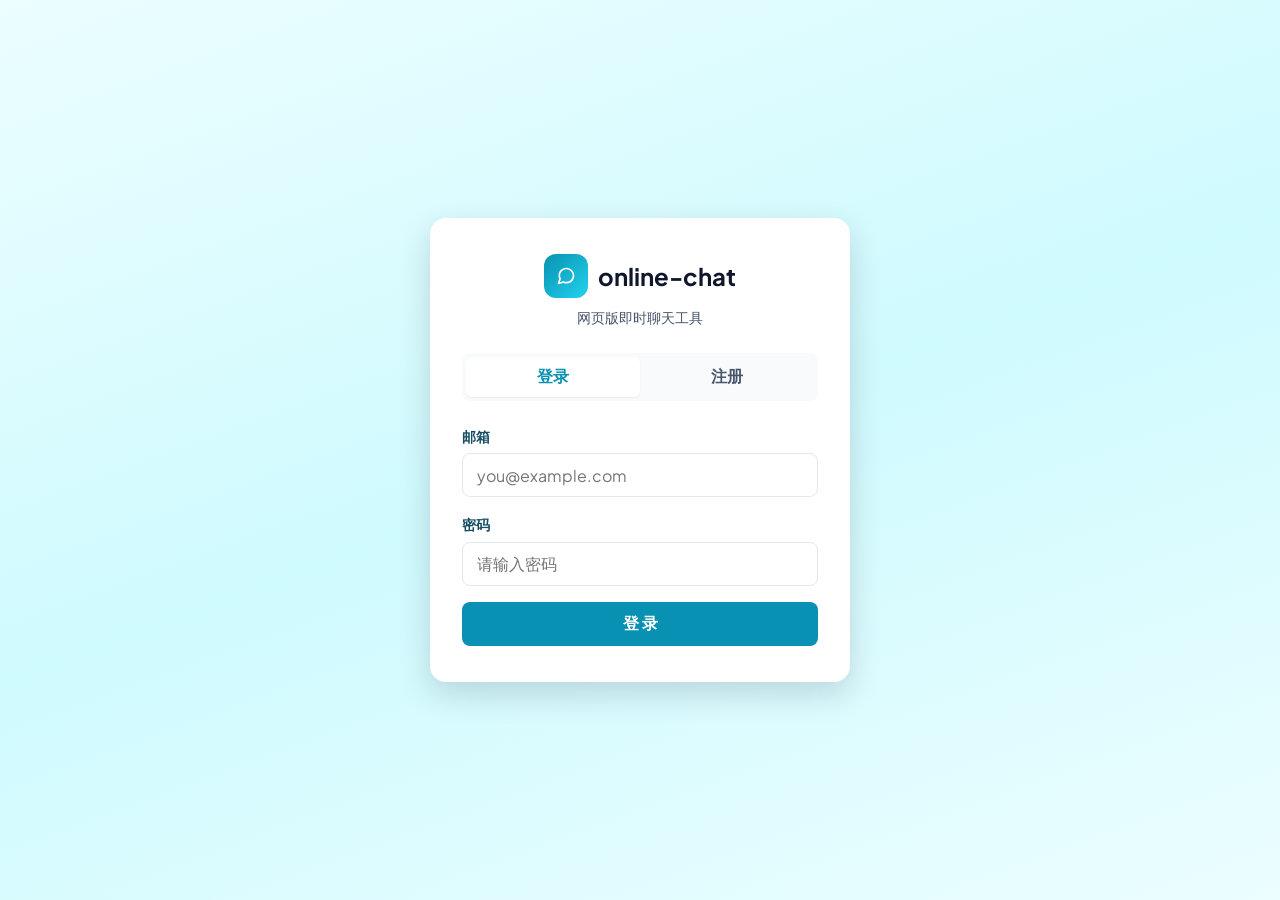
<file: frontend/index.html>
<!DOCTYPE html>
<html lang="zh-CN">
<head>
  <meta charset="UTF-8">
  <meta name="viewport" content="width=device-width, initial-scale=1">
  <title>登录 / 注册 — online-chat</title>
  <link rel="stylesheet" href="css/style.css">
</head>
<body class="auth-page">

  <main class="auth-card">
    <div class="auth-brand">
      <span class="brand-mark" aria-hidden="true">
        <svg class="icon" viewBox="0 0 24 24" fill="none" stroke="currentColor" stroke-width="2" stroke-linecap="round" stroke-linejoin="round">
          <path d="M21 11.5a8.38 8.38 0 0 1-.9 3.8 8.5 8.5 0 0 1-7.6 4.7 8.38 8.38 0 0 1-3.8-.9L3 21l1.9-5.7a8.38 8.38 0 0 1-.9-3.8 8.5 8.5 0 0 1 4.7-7.6 8.38 8.38 0 0 1 3.8-.9h.5a8.48 8.48 0 0 1 8 8v.5z"/>
        </svg>
      </span>
      <h1>online-chat</h1>
    </div>
    <p class="auth-sub">网页版即时聊天工具</p>

    <div class="auth-tabs" role="tablist">
      <button class="auth-tab active" id="tab-login" role="tab" aria-selected="true" aria-controls="form-login">登录</button>
      <button class="auth-tab" id="tab-register" role="tab" aria-selected="false" aria-controls="form-register">注册</button>
    </div>

    <!-- 登录表单 -->
    <form class="auth-form active" id="form-login" novalidate>
      <div class="field">
        <label for="login-email">邮箱</label>
        <input type="email" id="login-email" autocomplete="email" placeholder="you@example.com" required>
      </div>
      <div class="field">
        <label for="login-password">密码</label>
        <input type="password" id="login-password" autocomplete="current-password" placeholder="请输入密码" required>
      </div>
      <p class="error-text" id="login-error" role="alert"></p>
      <button type="submit" class="btn btn-primary btn-block" id="login-submit">登 录</button>
    </form>

    <!-- 注册表单 -->
    <form class="auth-form" id="form-register" novalidate>
      <div class="field">
        <label for="reg-email">邮箱</label>
        <input type="email" id="reg-email" autocomplete="email" placeholder="you@example.com" required>
      </div>
      <div class="field">
        <label for="reg-code">邮箱验证码</label>
        <div class="field-row">
          <input type="text" id="reg-code" inputmode="numeric" maxlength="6" autocomplete="one-time-code" placeholder="6 位验证码" required>
          <button type="button" class="btn btn-ghost" id="send-code-btn">发送验证码</button>
        </div>
      </div>
      <div class="field">
        <label for="reg-password">密码</label>
        <input type="password" id="reg-password" autocomplete="new-password" placeholder="至少 6 位" minlength="6" required>
      </div>
      <div class="field">
        <label for="reg-nickname">昵称（选填）</label>
        <input type="text" id="reg-nickname" autocomplete="nickname" maxlength="64" placeholder="默认取邮箱前缀">
      </div>
      <p class="error-text" id="reg-error" role="alert"></p>
      <button type="submit" class="btn btn-cta btn-block" id="reg-submit">注 册</button>
    </form>
  </main>

  <script src="js/api.js"></script>
  <script src="js/ui.js"></script>
  <script src="js/auth.js"></script>
</body>
</html>
</file>
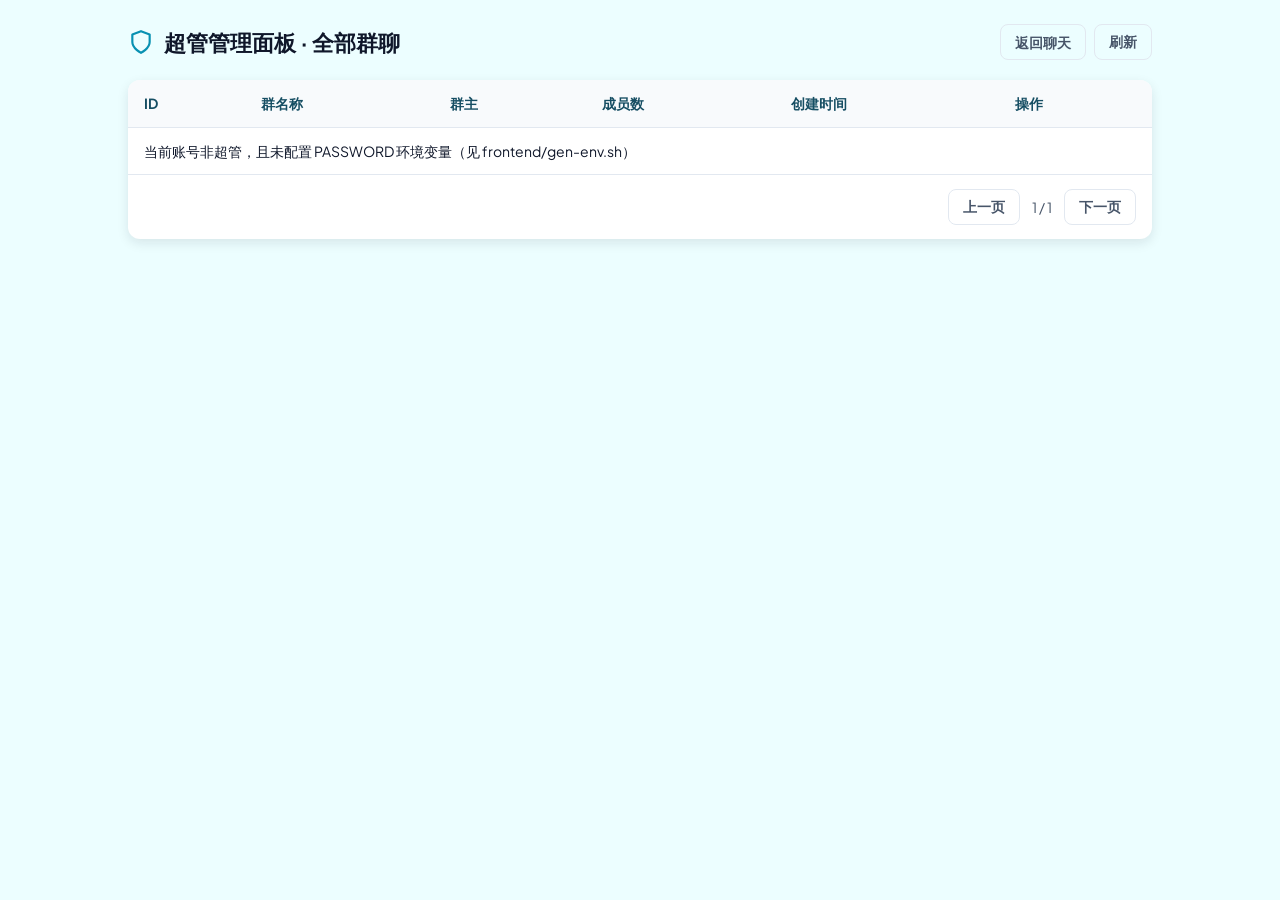
<file: frontend/admin.html>
<!DOCTYPE html>
<html lang="zh-CN">
<head>
  <meta charset="UTF-8">
  <meta name="viewport" content="width=device-width, initial-scale=1">
  <title>管理面板 — online-chat</title>
  <link rel="stylesheet" href="css/style.css">
</head>
<body class="admin-page">

  <div class="admin-container">
    <header class="admin-header">
      <h1>
        <svg class="icon" viewBox="0 0 24 24" fill="none" stroke="currentColor" stroke-width="2" stroke-linecap="round" stroke-linejoin="round" aria-hidden="true" style="width:26px;height:26px;color:var(--primary);">
          <path d="M12 22s8-4 8-10V5l-8-3-8 3v7c0 6 8 10 8 10"/>
        </svg>
        超管管理面板 · 全部群聊
      </h1>
      <div style="display:flex;gap:8px;">
        <a href="chat.html" class="btn btn-ghost btn-sm" style="text-decoration:none;">返回聊天</a>
        <button class="btn btn-ghost btn-sm" id="btn-refresh">刷新</button>
      </div>
    </header>

    <div class="admin-card">
      <div class="table-wrap">
        <table class="admin-table" aria-label="全部群聊列表">
          <thead>
            <tr>
              <th>ID</th>
              <th>群名称</th>
              <th>群主</th>
              <th>成员数</th>
              <th>创建时间</th>
              <th>操作</th>
            </tr>
          </thead>
          <tbody id="group-table-body">
            <tr><td colspan="6" class="empty-state">加载中…</td></tr>
          </tbody>
        </table>
      </div>
      <footer class="admin-footer">
        <span class="pager-info" id="total-info"></span>
        <div class="pager" style="margin-top:0;">
          <button class="btn btn-ghost btn-sm" id="btn-prev">上一页</button>
          <span class="pager-info" id="page-info">1 / 1</span>
          <button class="btn btn-ghost btn-sm" id="btn-next">下一页</button>
        </div>
      </footer>
    </div>
  </div>

  <script src="js/env.js"></script>
  <script src="js/api.js"></script>
  <script src="js/ui.js"></script>
  <script src="js/admin.js"></script>
</body>
</html>
</file>
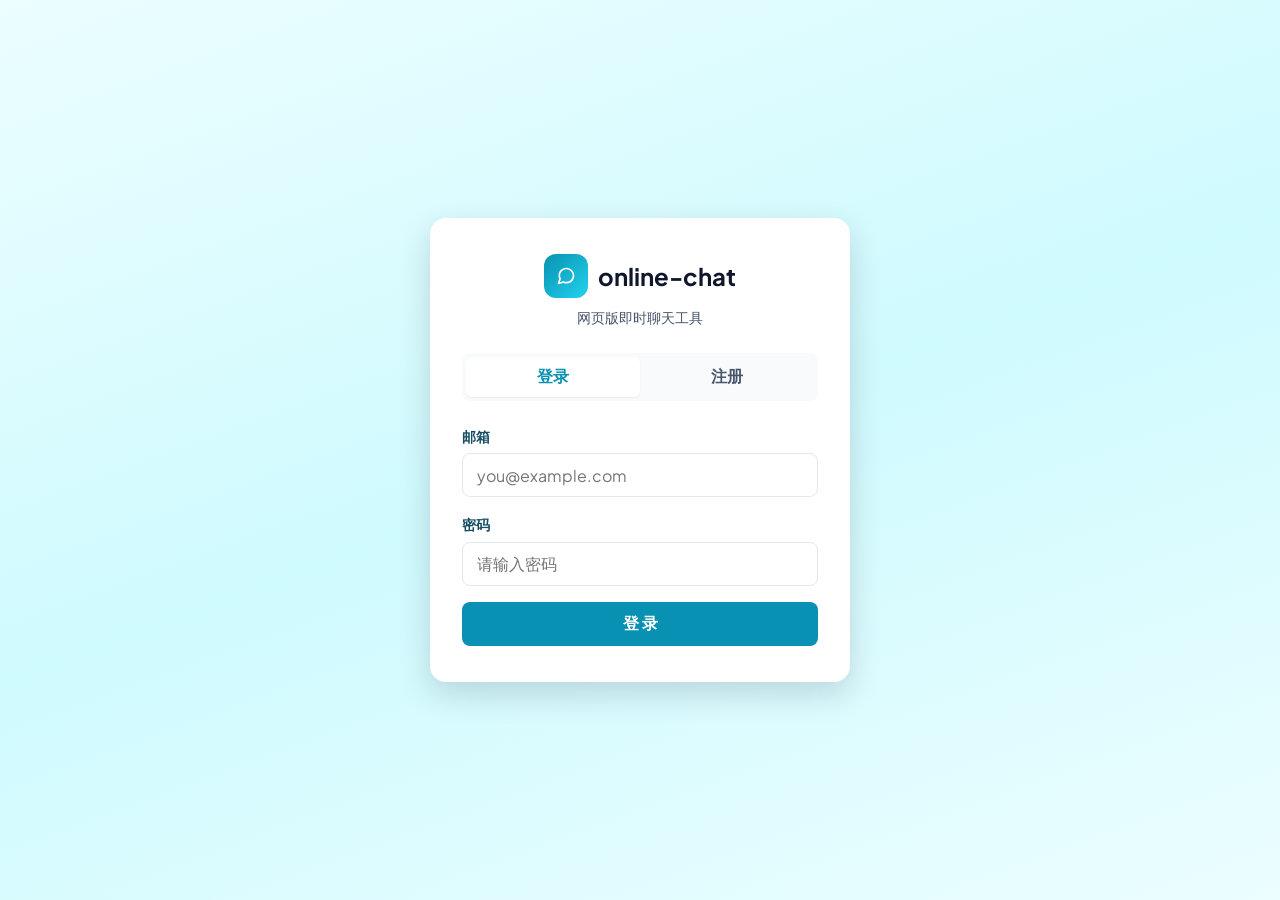
<file: frontend/chat.html>
<!DOCTYPE html>
<html lang="zh-CN">
<head>
  <meta charset="UTF-8">
  <meta name="viewport" content="width=device-width, initial-scale=1">
  <title>online-chat</title>
  <link rel="stylesheet" href="css/style.css">
</head>
<body>

  <div class="chat-app">
    <!-- 侧栏 -->
    <aside class="sidebar">
      <header class="sidebar-header">
        <span class="avatar" id="me-avatar">?</span>
        <div class="me-info">
          <div class="me-name" id="me-name">…</div>
          <div class="me-email" id="me-email"></div>
        </div>
        <button class="icon-btn" id="btn-search" aria-label="搜索用户或群" title="搜索 / 添加">
          <svg class="icon" viewBox="0 0 24 24" fill="none" stroke="currentColor" stroke-width="2" stroke-linecap="round" stroke-linejoin="round">
            <circle cx="11" cy="11" r="8"/><path d="m21 21-4.3-4.3"/>
          </svg>
        </button>
        <button class="icon-btn" id="btn-notify" aria-label="申请通知" title="申请通知">
          <svg class="icon" viewBox="0 0 24 24" fill="none" stroke="currentColor" stroke-width="2" stroke-linecap="round" stroke-linejoin="round">
            <path d="M6 8a6 6 0 0 1 12 0c0 7 3 9 3 9H3s3-2 3-9"/><path d="M10.3 21a1.94 1.94 0 0 0 3.4 0"/>
          </svg>
          <span class="badge" id="notify-badge" data-count="0"></span>
        </button>
        <button class="icon-btn" id="btn-logout" aria-label="退出登录" title="退出登录">
          <svg class="icon" viewBox="0 0 24 24" fill="none" stroke="currentColor" stroke-width="2" stroke-linecap="round" stroke-linejoin="round">
            <path d="M9 21H5a2 2 0 0 1-2-2V5a2 2 0 0 1 2-2h4"/><polyline points="16 17 21 12 16 7"/><line x1="21" y1="12" x2="9" y2="12"/>
          </svg>
        </button>
      </header>

      <div class="conn-banner" id="conn-banner">连接已断开，正在重连…</div>

      <nav class="sidebar-tabs" role="tablist">
        <button class="sidebar-tab active" id="tab-friends" role="tab" aria-selected="true">好友</button>
        <button class="sidebar-tab" id="tab-groups" role="tab" aria-selected="false">群聊</button>
      </nav>

      <div class="list-scroll" id="friend-list" role="list"></div>
      <div class="list-scroll" id="group-list" role="list" hidden></div>
    </aside>

    <!-- 会话区 -->
    <main class="chat-main" id="chat-main">
      <div class="chat-welcome" id="chat-welcome">
        <svg viewBox="0 0 24 24" fill="none" stroke="currentColor" stroke-width="1.5" stroke-linecap="round" stroke-linejoin="round" aria-hidden="true">
          <path d="M21 11.5a8.38 8.38 0 0 1-.9 3.8 8.5 8.5 0 0 1-7.6 4.7 8.38 8.38 0 0 1-3.8-.9L3 21l1.9-5.7a8.38 8.38 0 0 1-.9-3.8 8.5 8.5 0 0 1 4.7-7.6 8.38 8.38 0 0 1 3.8-.9h.5a8.48 8.48 0 0 1 8 8v.5z"/>
        </svg>
        <p>选择一个好友或群聊，开始对话</p>
      </div>

      <div id="chat-pane" hidden style="display:flex;flex-direction:column;flex:1;min-height:0;">
        <header class="chat-header">
          <button class="icon-btn back-btn" id="btn-back" aria-label="返回列表">
            <svg class="icon" viewBox="0 0 24 24" fill="none" stroke="currentColor" stroke-width="2" stroke-linecap="round" stroke-linejoin="round">
              <path d="m15 18-6-6 6-6"/>
            </svg>
          </button>
          <div class="chat-title">
            <h2 id="chat-title-name"></h2>
            <span class="chat-status" id="chat-title-status"></span>
          </div>
          <button class="icon-btn" id="btn-conv-action" aria-label="会话操作" title="会话操作">
            <svg class="icon" viewBox="0 0 24 24" fill="none" stroke="currentColor" stroke-width="2" stroke-linecap="round" stroke-linejoin="round">
              <circle cx="12" cy="12" r="1"/><circle cx="19" cy="12" r="1"/><circle cx="5" cy="12" r="1"/>
            </svg>
          </button>
        </header>

        <div class="msg-scroll" id="msg-scroll">
          <div class="msg-loading" id="msg-loading" hidden>加载中…</div>
          <div id="msg-list"></div>
        </div>

        <footer class="chat-input-bar">
          <textarea id="msg-input" rows="1" placeholder="输入消息，Enter 发送，Shift+Enter 换行" aria-label="消息输入框"></textarea>
          <button class="btn btn-primary" id="btn-send" aria-label="发送消息">
            <svg class="icon" viewBox="0 0 24 24" fill="none" stroke="currentColor" stroke-width="2" stroke-linecap="round" stroke-linejoin="round">
              <path d="m22 2-7 20-4-9-9-4Z"/><path d="M22 2 11 13"/>
            </svg>
            发送
          </button>
        </footer>
      </div>
    </main>
  </div>

  <!-- 搜索 / 添加 弹窗 -->
  <div class="modal-overlay" id="modal-search" role="dialog" aria-modal="true" aria-labelledby="modal-search-title">
    <div class="modal">
      <div class="modal-header">
        <h3 id="modal-search-title">搜索 / 添加</h3>
        <button class="modal-close" data-close="modal-search" aria-label="关闭">
          <svg class="icon" viewBox="0 0 24 24" fill="none" stroke="currentColor" stroke-width="2" stroke-linecap="round" stroke-linejoin="round">
            <path d="M18 6 6 18"/><path d="m6 6 12 12"/>
          </svg>
        </button>
      </div>
      <div class="modal-body">
        <div class="modal-tabs">
          <button class="modal-tab active" id="search-tab-user">找用户</button>
          <button class="modal-tab" id="search-tab-group">找群</button>
          <button class="modal-tab" id="search-tab-create">建群</button>
        </div>

        <div id="search-pane-user">
          <div class="search-bar">
            <input type="text" id="search-user-input" placeholder="按昵称搜索用户" aria-label="搜索用户">
            <button class="btn btn-primary" id="search-user-btn">搜索</button>
          </div>
          <div id="search-user-results"></div>
          <div class="pager" id="search-user-pager" hidden>
            <button class="btn btn-ghost btn-sm" id="user-prev">上一页</button>
            <span class="pager-info" id="user-page-info"></span>
            <button class="btn btn-ghost btn-sm" id="user-next">下一页</button>
          </div>
        </div>

        <div id="search-pane-group" hidden>
          <div class="search-bar">
            <input type="text" id="search-group-input" placeholder="按群名搜索群聊" aria-label="搜索群聊">
            <button class="btn btn-primary" id="search-group-btn">搜索</button>
          </div>
          <div id="search-group-results"></div>
          <div class="pager" id="search-group-pager" hidden>
            <button class="btn btn-ghost btn-sm" id="group-prev">上一页</button>
            <span class="pager-info" id="group-page-info"></span>
            <button class="btn btn-ghost btn-sm" id="group-next">下一页</button>
          </div>
        </div>

        <div id="search-pane-create" hidden>
          <div class="field">
            <label for="create-group-name">群名称</label>
            <input type="text" id="create-group-name" maxlength="64" placeholder="给新群起个名字">
          </div>
          <button class="btn btn-cta btn-block" id="create-group-btn">创建群聊</button>
        </div>
      </div>
    </div>
  </div>

  <!-- 申请通知 弹窗 -->
  <div class="modal-overlay" id="modal-notify" role="dialog" aria-modal="true" aria-labelledby="modal-notify-title">
    <div class="modal">
      <div class="modal-header">
        <h3 id="modal-notify-title">申请通知</h3>
        <button class="modal-close" data-close="modal-notify" aria-label="关闭">
          <svg class="icon" viewBox="0 0 24 24" fill="none" stroke="currentColor" stroke-width="2" stroke-linecap="round" stroke-linejoin="round">
            <path d="M18 6 6 18"/><path d="m6 6 12 12"/>
          </svg>
        </button>
      </div>
      <div class="modal-body">
        <div class="modal-tabs">
          <button class="modal-tab active" id="notify-tab-friend">好友申请</button>
          <button class="modal-tab" id="notify-tab-group">加群申请</button>
        </div>
        <div id="notify-pane-friend"></div>
        <div id="notify-pane-group" hidden></div>
      </div>
    </div>
  </div>

  <!-- 群成员 / 会话操作 弹窗 -->
  <div class="modal-overlay" id="modal-conv" role="dialog" aria-modal="true" aria-labelledby="modal-conv-title">
    <div class="modal">
      <div class="modal-header">
        <h3 id="modal-conv-title">会话信息</h3>
        <button class="modal-close" data-close="modal-conv" aria-label="关闭">
          <svg class="icon" viewBox="0 0 24 24" fill="none" stroke="currentColor" stroke-width="2" stroke-linecap="round" stroke-linejoin="round">
            <path d="M18 6 6 18"/><path d="m6 6 12 12"/>
          </svg>
        </button>
      </div>
      <div class="modal-body" id="modal-conv-body"></div>
    </div>
  </div>

  <script src="js/api.js"></script>
  <script src="js/ui.js"></script>
  <script src="js/ws.js"></script>
  <script src="js/chat.js"></script>
</body>
</html>
</file>
<file: frontend/css/style.css>
/* online-chat 前端样式 — 设计系统
   Typography: Plus Jakarta Sans | Primary: #0891B2 | Background: #ECFEFF */

@import url('https://fonts.googleapis.com/css2?family=Plus+Jakarta+Sans:wght@300;400;500;600;700&display=swap');

:root {
  --primary: #0891B2;
  --primary-dark: #0E7490;
  --primary-light: #22D3EE;
  --primary-bg: #ECFEFF;
  --cta: #059669;
  --cta-dark: #047857;
  --danger: #DC2626;
  --danger-dark: #B91C1C;
  --text: #164E63;
  --text-strong: #0F172A;
  --text-muted: #475569;
  --border: #E2E8F0;
  --surface: #FFFFFF;
  --surface-alt: #F8FAFC;
  --bubble-mine: #0891B2;
  --bubble-peer: #FFFFFF;
  --shadow-sm: 0 1px 2px rgba(15, 23, 42, 0.06);
  --shadow-md: 0 4px 12px rgba(15, 23, 42, 0.10);
  --shadow-lg: 0 12px 32px rgba(15, 23, 42, 0.16);
  --radius: 12px;
  --radius-sm: 8px;
  --z-dropdown: 20;
  --z-modal: 50;
  --z-toast: 60;
}

* { margin: 0; padding: 0; box-sizing: border-box; }

html, body { height: 100%; }

body {
  font-family: 'Plus Jakarta Sans', 'PingFang SC', 'Microsoft YaHei', sans-serif;
  font-size: 16px;
  line-height: 1.6;
  color: var(--text-strong);
  background: var(--primary-bg);
}

button { font-family: inherit; font-size: inherit; border: none; background: none; }
input, textarea { font-family: inherit; font-size: inherit; }

@media (prefers-reduced-motion: reduce) {
  *, *::before, *::after { animation-duration: 0.01ms !important; transition-duration: 0.01ms !important; }
}

/* ---------- 通用控件 ---------- */

.btn {
  display: inline-flex;
  align-items: center;
  justify-content: center;
  gap: 6px;
  min-height: 44px;
  padding: 10px 20px;
  border-radius: var(--radius-sm);
  font-weight: 600;
  cursor: pointer;
  transition: background-color 200ms, color 200ms, box-shadow 200ms, opacity 200ms;
}
.btn:focus-visible { outline: 2px solid var(--primary); outline-offset: 2px; }
.btn:disabled { opacity: 0.55; cursor: not-allowed; }

.btn-primary { background: var(--primary); color: #fff; }
.btn-primary:hover:not(:disabled) { background: var(--primary-dark); }

.btn-cta { background: var(--cta); color: #fff; }
.btn-cta:hover:not(:disabled) { background: var(--cta-dark); }

.btn-danger { background: var(--danger); color: #fff; }
.btn-danger:hover:not(:disabled) { background: var(--danger-dark); }

.btn-ghost { background: transparent; color: var(--text-muted); border: 1px solid var(--border); }
.btn-ghost:hover:not(:disabled) { background: var(--surface-alt); color: var(--text-strong); }

.btn-sm { min-height: 36px; padding: 6px 14px; font-size: 14px; }
.btn-block { width: 100%; }

.field { margin-bottom: 16px; }
.field label {
  display: block;
  font-size: 14px;
  font-weight: 600;
  color: var(--text);
  margin-bottom: 6px;
}
.field input {
  width: 100%;
  min-height: 44px;
  padding: 10px 14px;
  border: 1px solid var(--border);
  border-radius: var(--radius-sm);
  background: var(--surface);
  color: var(--text-strong);
  transition: border-color 200ms, box-shadow 200ms;
}
.field input:focus {
  outline: none;
  border-color: var(--primary);
  box-shadow: 0 0 0 3px rgba(8, 145, 178, 0.15);
}
.field .field-row { display: flex; gap: 8px; }
.field .field-row input { flex: 1; }

.error-text {
  display: none;
  font-size: 14px;
  color: var(--danger);
  margin-top: 8px;
}
.error-text.show { display: block; }

.badge {
  display: inline-flex;
  align-items: center;
  justify-content: center;
  min-width: 20px;
  height: 20px;
  padding: 0 6px;
  border-radius: 10px;
  background: var(--danger);
  color: #fff;
  font-size: 12px;
  font-weight: 700;
}
.badge:empty, .badge[data-count="0"] { display: none; }

.avatar {
  flex-shrink: 0;
  display: flex;
  align-items: center;
  justify-content: center;
  width: 42px;
  height: 42px;
  border-radius: 50%;
  background: linear-gradient(135deg, var(--primary), var(--primary-light));
  color: #fff;
  font-weight: 700;
  font-size: 16px;
  user-select: none;
}
.avatar.avatar-group { background: linear-gradient(135deg, var(--cta), #34D399); border-radius: 10px; }

.dot {
  display: inline-block;
  width: 10px;
  height: 10px;
  border-radius: 50%;
  background: #CBD5E1;
  border: 2px solid #fff;
}
.dot.online { background: var(--cta); }

.icon { width: 20px; height: 20px; flex-shrink: 0; }

.empty-state {
  padding: 40px 20px;
  text-align: center;
  color: var(--text-muted);
  font-size: 14px;
}

/* ---------- Toast ---------- */

#toast-container {
  position: fixed;
  top: 20px;
  right: 20px;
  z-index: var(--z-toast);
  display: flex;
  flex-direction: column;
  gap: 10px;
  max-width: 340px;
}
.toast {
  display: flex;
  align-items: flex-start;
  gap: 10px;
  padding: 12px 16px;
  border-radius: var(--radius);
  background: var(--surface);
  box-shadow: var(--shadow-lg);
  border-left: 4px solid var(--primary);
  font-size: 14px;
  color: var(--text-strong);
  animation: toast-in 250ms ease-out;
}
.toast.toast-success { border-left-color: var(--cta); }
.toast.toast-error { border-left-color: var(--danger); }
@keyframes toast-in {
  from { opacity: 0; transform: translateX(16px); }
  to { opacity: 1; transform: translateX(0); }
}

/* ---------- Modal ---------- */

.modal-overlay {
  position: fixed;
  inset: 0;
  z-index: var(--z-modal);
  display: none;
  align-items: center;
  justify-content: center;
  background: rgba(15, 23, 42, 0.45);
  padding: 16px;
}
.modal-overlay.show { display: flex; }
.modal {
  width: 100%;
  max-width: 520px;
  max-height: 85vh;
  display: flex;
  flex-direction: column;
  background: var(--surface);
  border-radius: var(--radius);
  box-shadow: var(--shadow-lg);
  overflow: hidden;
}
.modal-header {
  display: flex;
  align-items: center;
  justify-content: space-between;
  padding: 16px 20px;
  border-bottom: 1px solid var(--border);
}
.modal-header h3 { font-size: 17px; font-weight: 700; color: var(--text-strong); }
.modal-close {
  display: flex;
  align-items: center;
  justify-content: center;
  width: 36px;
  height: 36px;
  border-radius: var(--radius-sm);
  color: var(--text-muted);
  cursor: pointer;
  transition: background-color 200ms, color 200ms;
}
.modal-close:hover { background: var(--surface-alt); color: var(--text-strong); }
.modal-body { padding: 20px; overflow-y: auto; }

/* ---------- 认证页 ---------- */

.auth-page {
  min-height: 100vh;
  display: flex;
  align-items: center;
  justify-content: center;
  padding: 24px 16px;
  background: linear-gradient(160deg, var(--primary-bg) 0%, #CFFAFE 50%, var(--primary-bg) 100%);
}
.auth-card {
  width: 100%;
  max-width: 420px;
  background: var(--surface);
  border-radius: 16px;
  box-shadow: var(--shadow-lg);
  padding: 36px 32px;
}
.auth-brand {
  display: flex;
  align-items: center;
  justify-content: center;
  gap: 10px;
  margin-bottom: 8px;
}
.auth-brand .brand-mark {
  display: flex;
  align-items: center;
  justify-content: center;
  width: 44px;
  height: 44px;
  border-radius: 12px;
  background: linear-gradient(135deg, var(--primary), var(--primary-light));
  color: #fff;
}
.auth-brand h1 { font-size: 24px; font-weight: 700; color: var(--text-strong); }
.auth-sub { text-align: center; color: var(--text-muted); font-size: 14px; margin-bottom: 24px; }

.auth-tabs {
  display: flex;
  background: var(--surface-alt);
  border-radius: var(--radius-sm);
  padding: 4px;
  margin-bottom: 24px;
}
.auth-tab {
  flex: 1;
  min-height: 40px;
  border-radius: 6px;
  font-weight: 600;
  color: var(--text-muted);
  cursor: pointer;
  transition: background-color 200ms, color 200ms, box-shadow 200ms;
}
.auth-tab:focus-visible { outline: 2px solid var(--primary); outline-offset: -2px; }
.auth-tab.active { background: var(--surface); color: var(--primary); box-shadow: var(--shadow-sm); }

.auth-form { display: none; }
.auth-form.active { display: block; }

/* ---------- 聊天主界面 ---------- */

.chat-app {
  display: flex;
  height: 100vh;
  max-width: 1440px;
  margin: 0 auto;
  background: var(--surface);
  box-shadow: var(--shadow-md);
}

/* 侧栏 */
.sidebar {
  display: flex;
  flex-direction: column;
  width: 320px;
  flex-shrink: 0;
  border-right: 1px solid var(--border);
  background: var(--surface);
}
.sidebar-header {
  display: flex;
  align-items: center;
  gap: 12px;
  padding: 14px 16px;
  border-bottom: 1px solid var(--border);
}
.sidebar-header .me-info { flex: 1; min-width: 0; }
.sidebar-header .me-info .me-name {
  font-weight: 700;
  font-size: 15px;
  white-space: nowrap;
  overflow: hidden;
  text-overflow: ellipsis;
}
.sidebar-header .me-info .me-email {
  font-size: 12px;
  color: var(--text-muted);
  white-space: nowrap;
  overflow: hidden;
  text-overflow: ellipsis;
}
.icon-btn {
  position: relative;
  display: flex;
  align-items: center;
  justify-content: center;
  width: 40px;
  height: 40px;
  border-radius: var(--radius-sm);
  color: var(--text-muted);
  cursor: pointer;
  transition: background-color 200ms, color 200ms;
}
.icon-btn:hover { background: var(--surface-alt); color: var(--primary); }
.icon-btn:focus-visible { outline: 2px solid var(--primary); outline-offset: -2px; }
.icon-btn .badge { position: absolute; top: 2px; right: 2px; }

.sidebar-tabs { display: flex; border-bottom: 1px solid var(--border); }
.sidebar-tab {
  flex: 1;
  min-height: 44px;
  font-weight: 600;
  font-size: 14px;
  color: var(--text-muted);
  border-bottom: 2px solid transparent;
  cursor: pointer;
  transition: color 200ms, border-color 200ms;
}
.sidebar-tab:focus-visible { outline: 2px solid var(--primary); outline-offset: -2px; }
.sidebar-tab.active { color: var(--primary); border-bottom-color: var(--primary); }
.sidebar-tab:hover:not(.active) { color: var(--text-strong); }

.list-scroll { flex: 1; overflow-y: auto; }

.list-item {
  display: flex;
  align-items: center;
  gap: 12px;
  width: 100%;
  padding: 12px 16px;
  text-align: left;
  cursor: pointer;
  transition: background-color 200ms;
}
.list-item:hover { background: var(--surface-alt); }
.list-item:focus-visible { outline: 2px solid var(--primary); outline-offset: -2px; }
.list-item.active { background: var(--primary-bg); }
.list-item .item-main { flex: 1; min-width: 0; }
.list-item .item-name {
  display: flex;
  align-items: center;
  gap: 6px;
  font-weight: 600;
  font-size: 15px;
  color: var(--text-strong);
  white-space: nowrap;
  overflow: hidden;
  text-overflow: ellipsis;
}
.list-item .item-sub {
  font-size: 13px;
  color: var(--text-muted);
  white-space: nowrap;
  overflow: hidden;
  text-overflow: ellipsis;
}

.owner-tag {
  flex-shrink: 0;
  font-size: 11px;
  font-weight: 700;
  color: var(--primary);
  background: var(--primary-bg);
  border: 1px solid var(--primary-light);
  border-radius: 4px;
  padding: 0 5px;
  line-height: 18px;
}

/* 会话区 */
.chat-main {
  flex: 1;
  min-width: 0;
  display: flex;
  flex-direction: column;
  background: var(--surface-alt);
}
.chat-welcome {
  flex: 1;
  display: flex;
  flex-direction: column;
  align-items: center;
  justify-content: center;
  gap: 12px;
  color: var(--text-muted);
}
.chat-welcome svg { width: 64px; height: 64px; color: var(--primary-light); }

.chat-header {
  display: flex;
  align-items: center;
  gap: 12px;
  padding: 12px 20px;
  background: var(--surface);
  border-bottom: 1px solid var(--border);
}
.chat-header .chat-title { flex: 1; min-width: 0; }
.chat-header .chat-title h2 {
  font-size: 16px;
  font-weight: 700;
  white-space: nowrap;
  overflow: hidden;
  text-overflow: ellipsis;
}
.chat-header .chat-title .chat-status { font-size: 13px; color: var(--text-muted); }

.msg-scroll {
  flex: 1;
  overflow-y: auto;
  padding: 20px;
  display: flex;
  flex-direction: column;
  gap: 4px;
}
.msg-loading {
  text-align: center;
  font-size: 13px;
  color: var(--text-muted);
  padding: 8px 0;
}

.msg-row { display: flex; margin-bottom: 8px; gap: 10px; }
.msg-row.mine { flex-direction: row-reverse; }
.msg-row .avatar { width: 36px; height: 36px; font-size: 14px; }
.msg-body { max-width: 62%; display: flex; flex-direction: column; }
.msg-row.mine .msg-body { align-items: flex-end; }
.msg-sender { font-size: 12px; color: var(--text-muted); margin-bottom: 3px; padding: 0 4px; }
.msg-bubble {
  padding: 10px 14px;
  border-radius: var(--radius);
  font-size: 15px;
  line-height: 1.5;
  word-break: break-word;
  white-space: pre-wrap;
  box-shadow: var(--shadow-sm);
}
.msg-row:not(.mine) .msg-bubble {
  background: var(--bubble-peer);
  color: var(--text-strong);
  border-top-left-radius: 4px;
}
.msg-row.mine .msg-bubble {
  background: var(--bubble-mine);
  color: #fff;
  border-top-right-radius: 4px;
}
.msg-row.pending .msg-bubble { opacity: 0.6; }
.msg-row.failed .msg-bubble { background: var(--danger); }
.msg-time { font-size: 11px; color: var(--text-muted); margin-top: 3px; padding: 0 4px; }

.chat-input-bar {
  display: flex;
  align-items: flex-end;
  gap: 10px;
  padding: 14px 20px;
  background: var(--surface);
  border-top: 1px solid var(--border);
}
.chat-input-bar textarea {
  flex: 1;
  max-height: 120px;
  min-height: 44px;
  padding: 10px 14px;
  border: 1px solid var(--border);
  border-radius: var(--radius-sm);
  resize: none;
  background: var(--surface-alt);
  color: var(--text-strong);
  transition: border-color 200ms, box-shadow 200ms;
}
.chat-input-bar textarea:focus {
  outline: none;
  border-color: var(--primary);
  box-shadow: 0 0 0 3px rgba(8, 145, 178, 0.15);
}

/* 连接状态条 */
.conn-banner {
  display: none;
  padding: 8px 16px;
  background: #FEF3C7;
  color: #92400E;
  font-size: 13px;
  font-weight: 600;
  text-align: center;
}
.conn-banner.show { display: block; }

/* 搜索/申请 结果列表 */
.result-item {
  display: flex;
  align-items: center;
  gap: 12px;
  padding: 12px 4px;
  border-bottom: 1px solid var(--border);
}
.result-item:last-child { border-bottom: none; }
.result-item .item-main { flex: 1; min-width: 0; }
.result-item .item-name { font-weight: 600; font-size: 15px; }
.result-item .item-sub { font-size: 13px; color: var(--text-muted); }
.result-actions { display: flex; gap: 8px; flex-shrink: 0; }

.search-bar { display: flex; gap: 8px; margin-bottom: 16px; }
.search-bar input {
  flex: 1;
  min-height: 44px;
  padding: 10px 14px;
  border: 1px solid var(--border);
  border-radius: var(--radius-sm);
  transition: border-color 200ms, box-shadow 200ms;
}
.search-bar input:focus {
  outline: none;
  border-color: var(--primary);
  box-shadow: 0 0 0 3px rgba(8, 145, 178, 0.15);
}

.modal-tabs { display: flex; gap: 8px; margin-bottom: 16px; }
.modal-tab {
  min-height: 36px;
  padding: 6px 16px;
  border-radius: 18px;
  font-size: 14px;
  font-weight: 600;
  color: var(--text-muted);
  background: var(--surface-alt);
  cursor: pointer;
  transition: background-color 200ms, color 200ms;
}
.modal-tab:focus-visible { outline: 2px solid var(--primary); outline-offset: 2px; }
.modal-tab.active { background: var(--primary); color: #fff; }

.pager { display: flex; align-items: center; justify-content: center; gap: 12px; margin-top: 16px; }
.pager .pager-info { font-size: 14px; color: var(--text-muted); }

/* ---------- 管理面板 ---------- */

.admin-page { min-height: 100vh; padding: 24px 16px; }
.admin-container { max-width: 1024px; margin: 0 auto; }
.admin-header {
  display: flex;
  align-items: center;
  justify-content: space-between;
  gap: 16px;
  flex-wrap: wrap;
  margin-bottom: 20px;
}
.admin-header h1 {
  display: flex;
  align-items: center;
  gap: 10px;
  font-size: 22px;
  font-weight: 700;
  color: var(--text-strong);
}
.admin-card {
  background: var(--surface);
  border-radius: var(--radius);
  box-shadow: var(--shadow-md);
  overflow: hidden;
}
.admin-table { width: 100%; border-collapse: collapse; }
.admin-table th, .admin-table td {
  padding: 12px 16px;
  text-align: left;
  font-size: 14px;
  border-bottom: 1px solid var(--border);
}
.admin-table th {
  background: var(--surface-alt);
  font-weight: 700;
  color: var(--text);
  white-space: nowrap;
}
.admin-table td { color: var(--text-strong); }
.admin-table tbody tr { transition: background-color 200ms; }
.admin-table tbody tr:hover { background: var(--surface-alt); }
.admin-table .table-wrap { overflow-x: auto; }
.admin-card .table-wrap { overflow-x: auto; }
.admin-footer {
  display: flex;
  align-items: center;
  justify-content: space-between;
  gap: 12px;
  flex-wrap: wrap;
  padding: 14px 16px;
}

/* ---------- 响应式 ---------- */

@media (max-width: 768px) {
  .sidebar { width: 280px; }
  .msg-body { max-width: 78%; }
}

@media (max-width: 640px) {
  .chat-app { flex-direction: column; }
  .sidebar {
    width: 100%;
    height: 100%;
    border-right: none;
  }
  .chat-main {
    display: none;
    position: fixed;
    inset: 0;
    z-index: 10;
  }
  body.chat-open .chat-main { display: flex; }
  body.chat-open .sidebar { display: none; }
  .back-btn { display: flex !important; }
}

.back-btn { display: none; }
</file>
